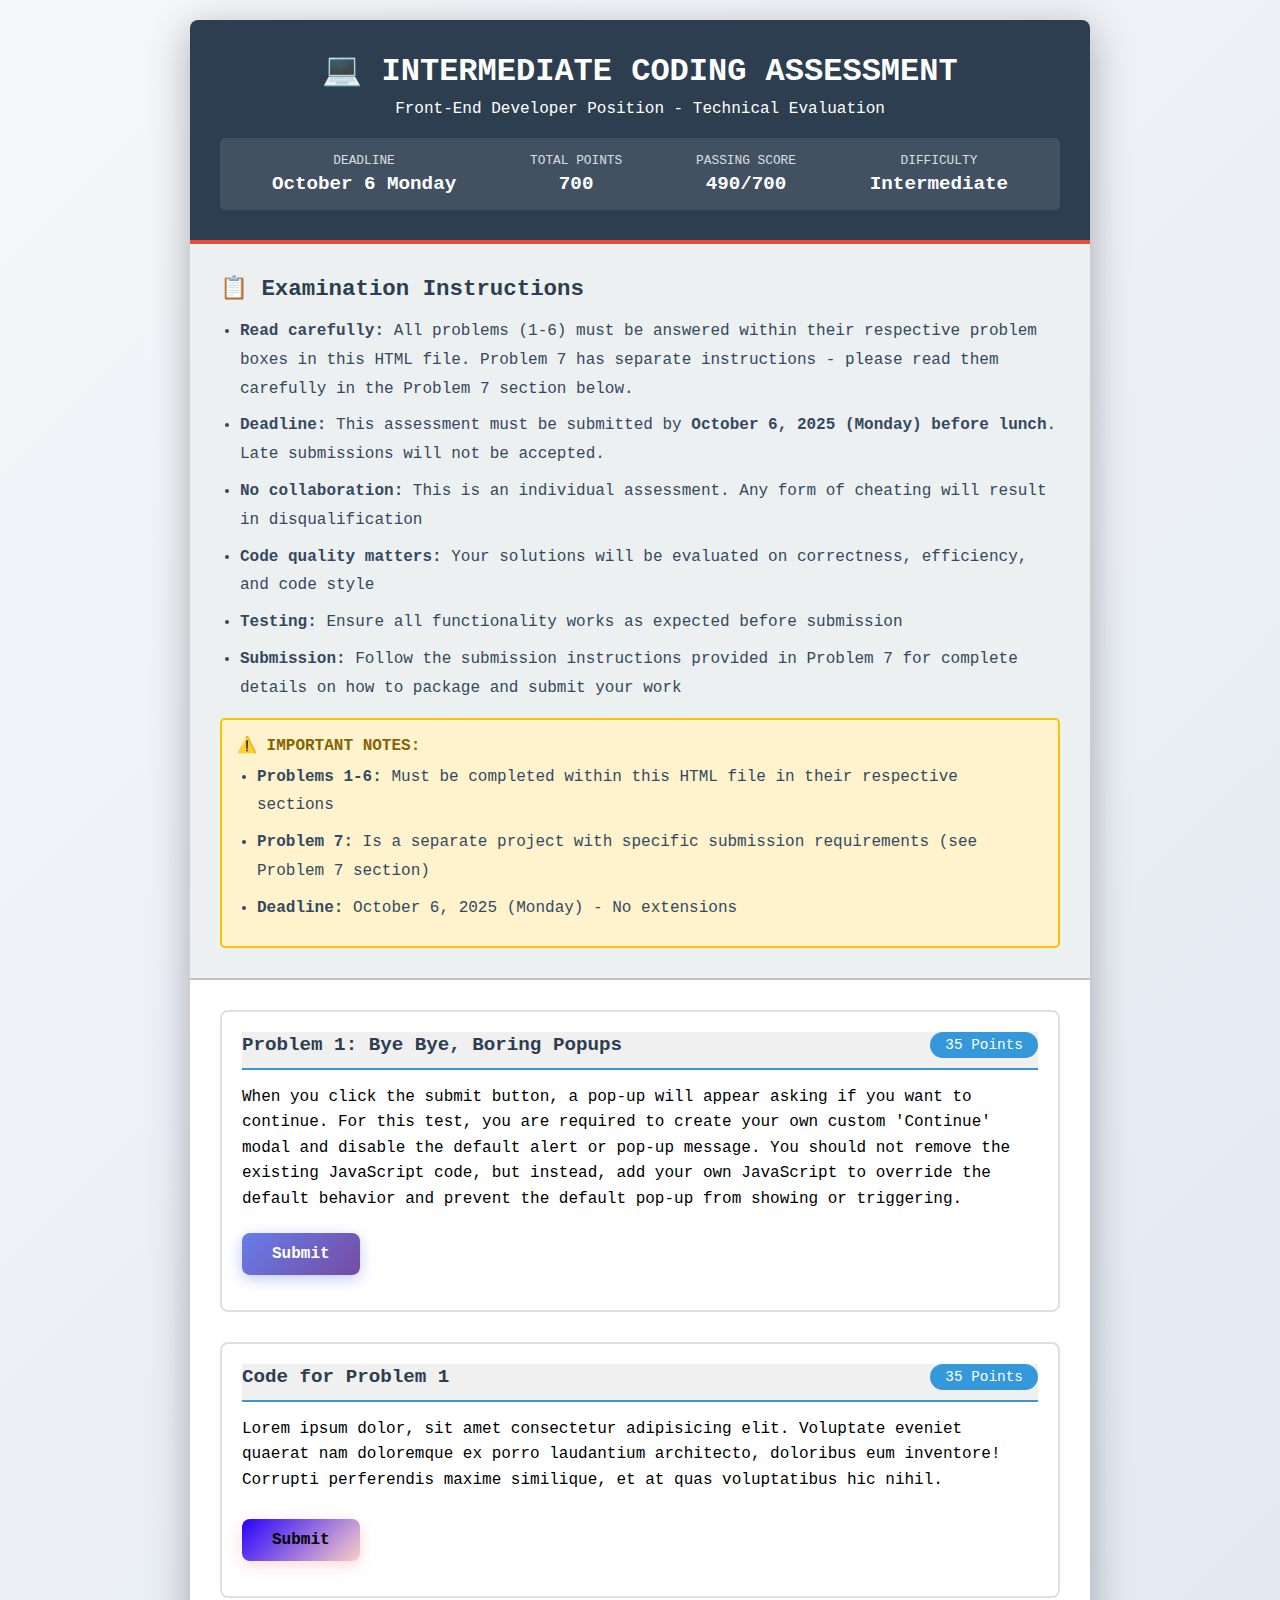
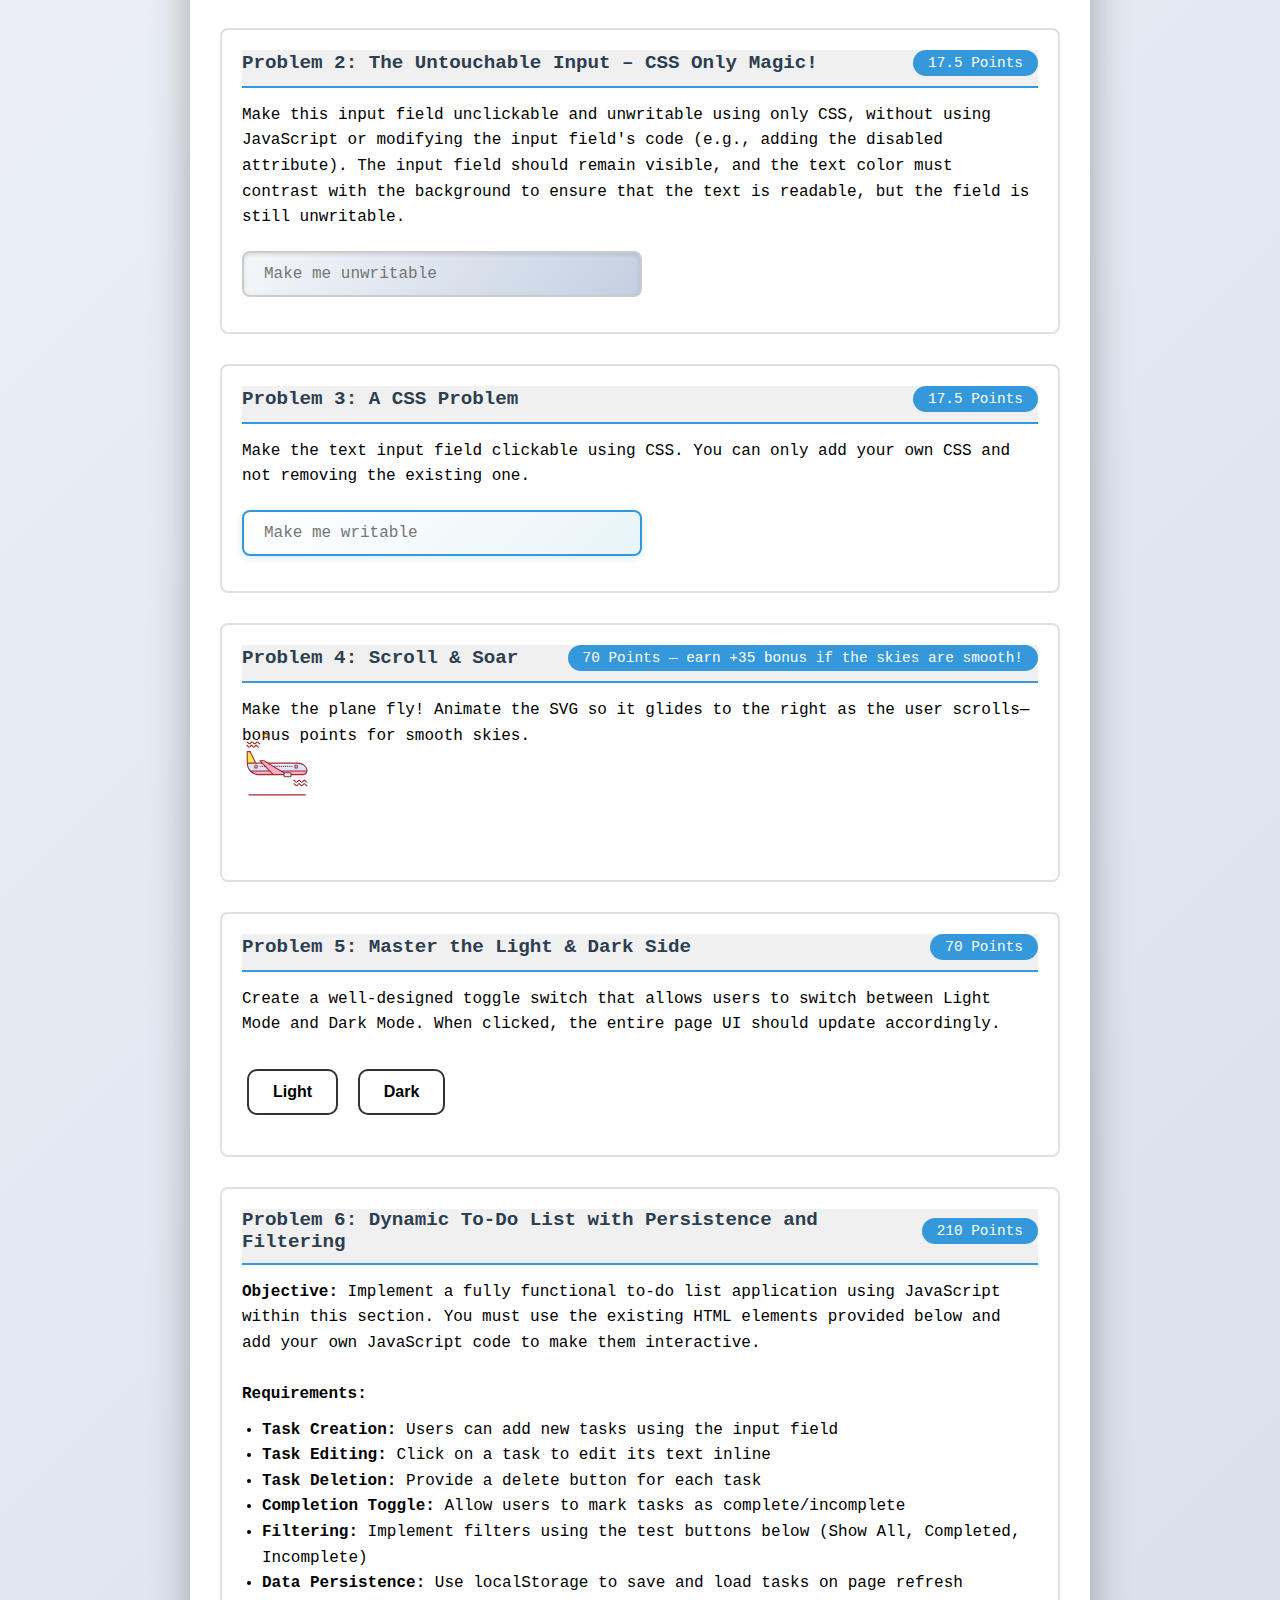
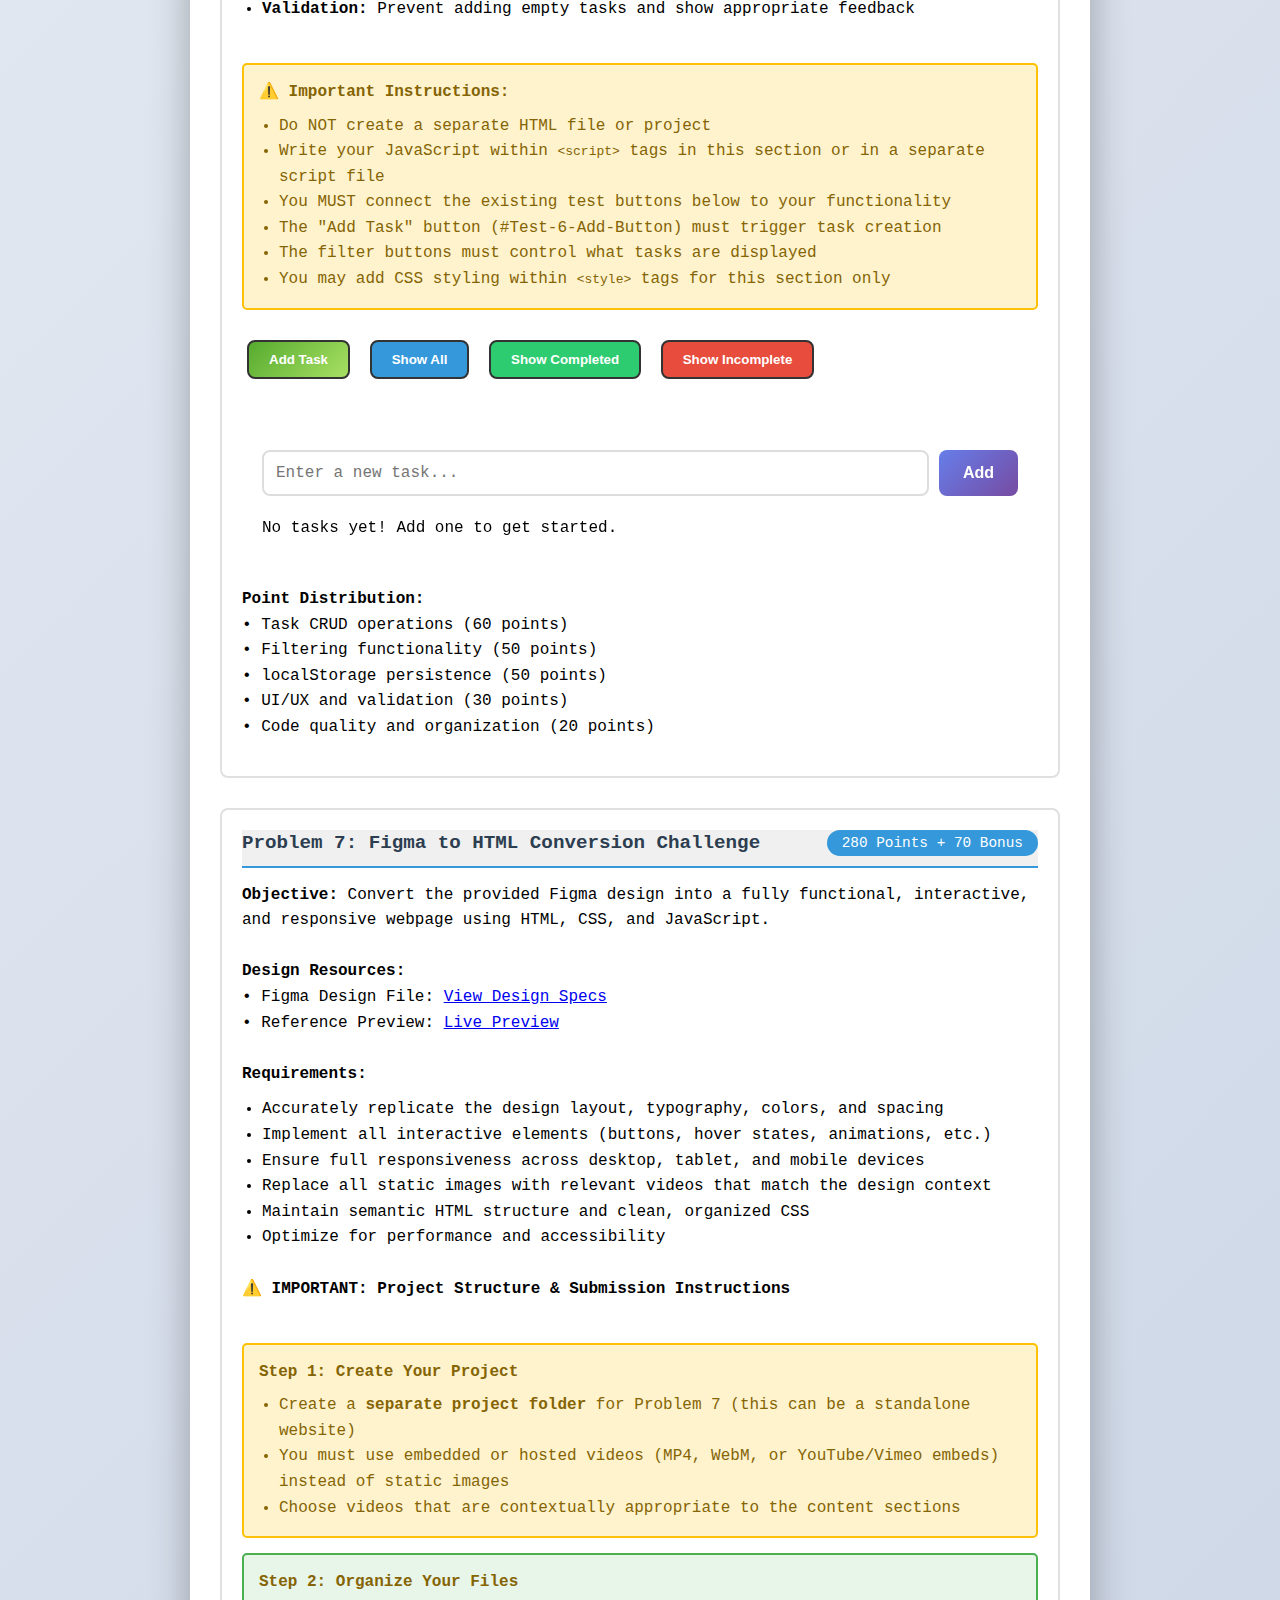
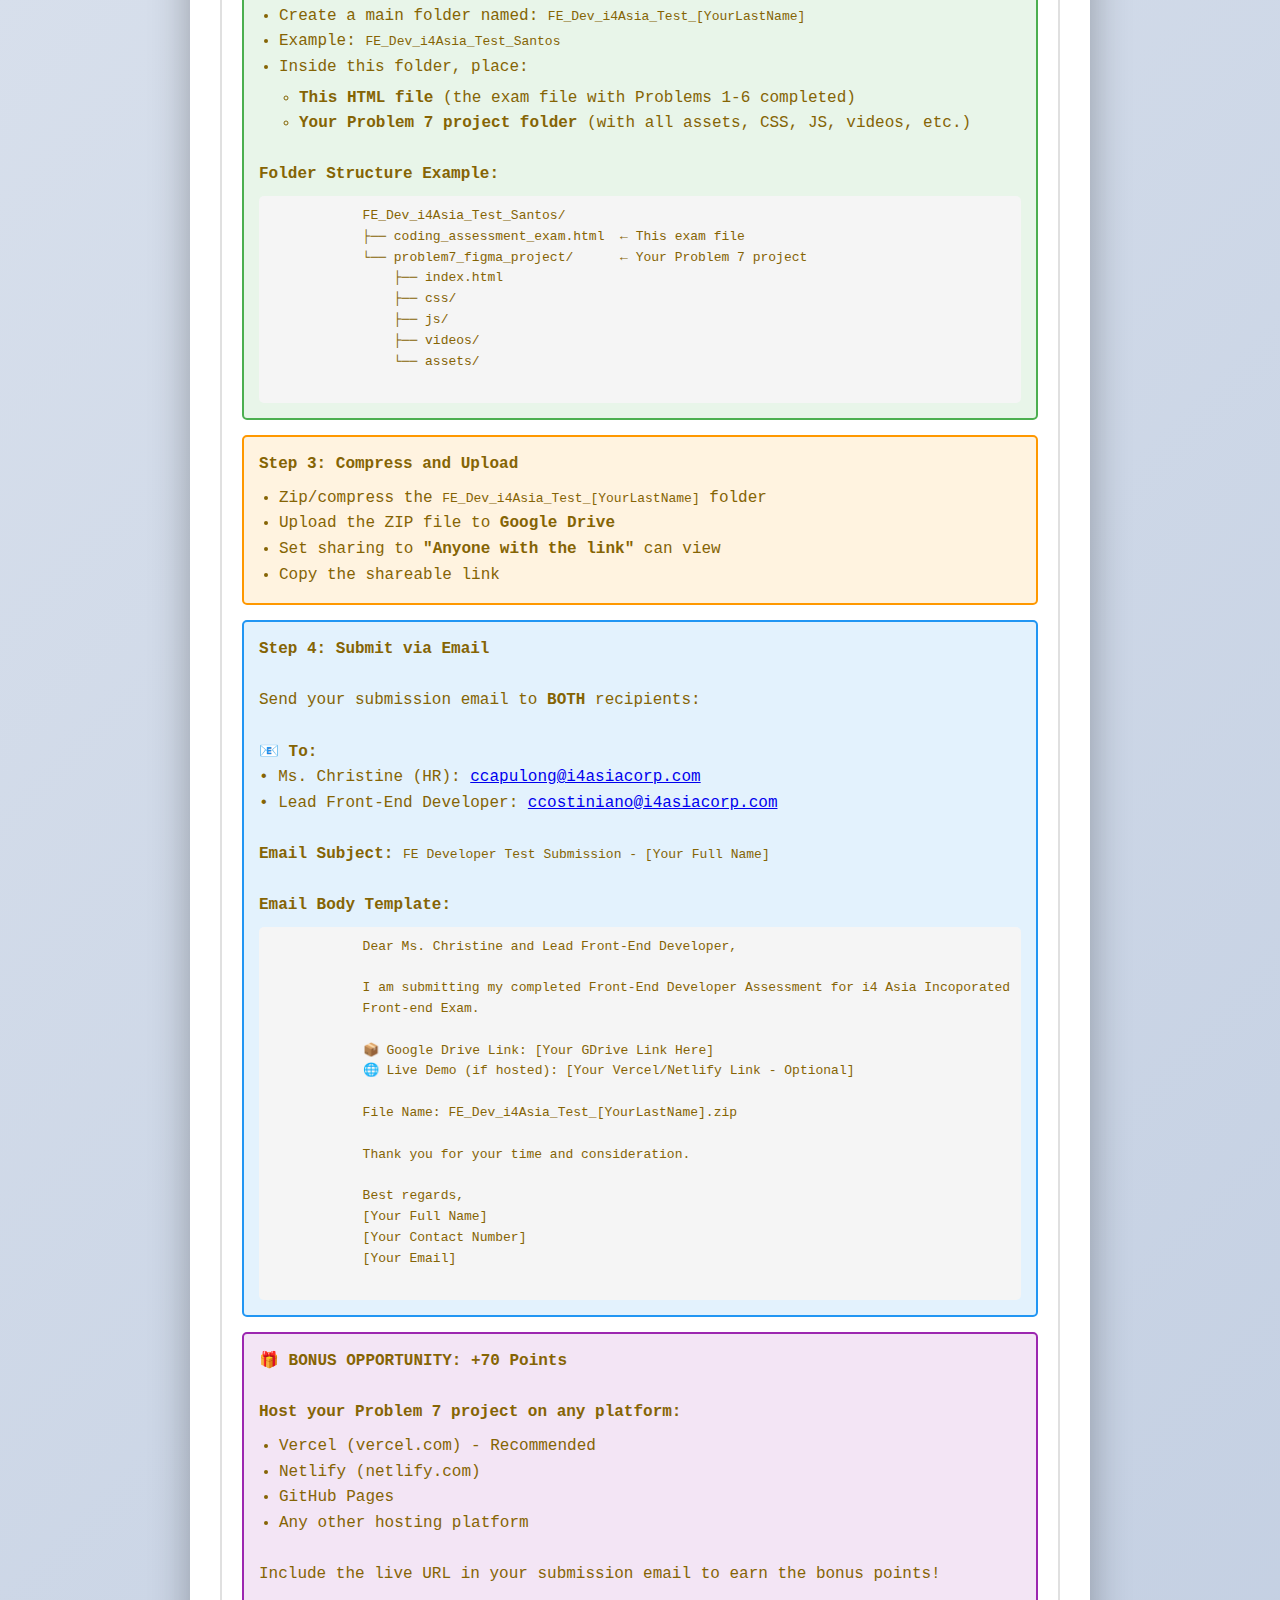
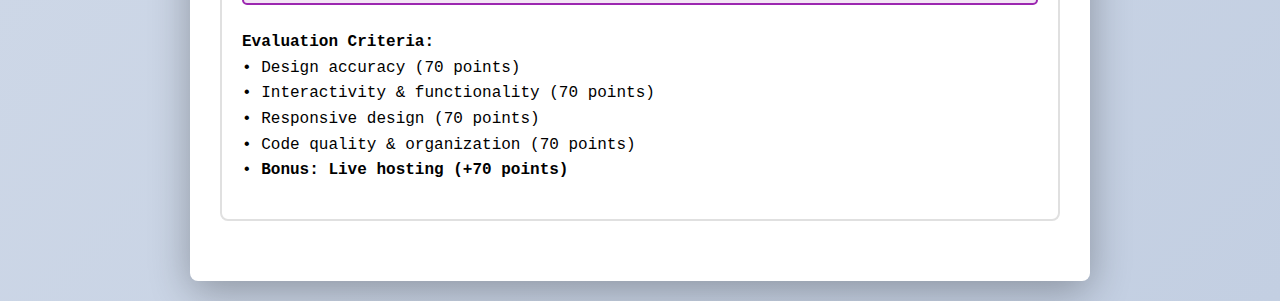
<file: FE_Dev_i4Asia_Test_Padilla/coding_assessment_exam.html.html>
<!DOCTYPE html>
<html lang="en">
<head>
    <meta charset="UTF-8">
    <meta name="viewport" content="width=device-width, initial-scale=1.0">
    <title>Coding Assessment Exam</title>
    <style>
        * {
            margin: 0;
            padding: 0;
            box-sizing: border-box;
        }

            :root {
           --background-color-light: #ffffff;
           --text-color-light: #000000;
           --background-color-dark: #1a1a1a;
           --text-color-dark: #ffffff;
           --section-bg-light: #ffffff;
           --section-bg-dark: #2a2a2a;
           --section-border-light: #e0e0e0;
           --section-border-dark: #444444;
            }

            body {
                font-family: 'Courier New', monospace;
                background: linear-gradient(135deg, #1e3c72 0%, #2a5298 100%);
                min-height: 100vh;
                padding: 20px;
                transition: all 0.3s ease;
            }

            body.dark-mode {
                background: linear-gradient(135deg, #0f0c29 0%, #000000 50%, #24243e 100%);
                color: var(--text-color-dark);
            }

            body.light-mode {
                background: linear-gradient(135deg, #f5f7fa 0%, #c3cfe2 100%);
                color: var(--text-color-light);
            }

            /* Update section boxes */
            body.dark-mode .section {
                background-color: var(--section-bg-dark);
                border-color: var(--section-border-dark);
                color: var(--text-color-dark);
            }

            body.light-mode .section {
                background-color: var(--section-bg-light);
                border-color: var(--section-border-light);
                color: var(--text-color-light);
            }

            /* Update headers */
            body.dark-mode .section-header {
                background-color: #333;
                color: var(--text-color-dark);
            }

            body.light-mode .section-header {
                background-color: #f0f0f0;
                color: var(--text-color-light);
            }

            /* Update any buttons or inputs */
            body.dark-mode input,
            body.dark-mode button,
            body.dark-mode textarea {
                background-color: #333;
                color: var(--text-color-dark);
                border-color: #555;
            }

            body.light-mode input,
            body.light-mode button,
            body.light-mode textarea {
                background-color: #fff;
                color: var(--text-color-light);
                border-color: #ccc;
            }
        .exam-container {
            max-width: 900px;
            margin: 0 auto;
            background: white;
            border-radius: 8px;
            box-shadow: 0 10px 40px rgba(0,0,0,0.3);
            overflow: hidden;
        }

        .exam-header {
            background: #2c3e50;
            color: white;
            padding: 30px;
            text-align: center;
            border-bottom: 4px solid #e74c3c;
        }

        .exam-header h1 {
            font-size: 2em;
            margin-bottom: 10px;
            font-weight: bold;
        }

        .exam-info {
            display: flex;
            justify-content: space-around;
            margin-top: 20px;
            padding: 15px;
            background: rgba(255,255,255,0.1);
            border-radius: 5px;
        }

        .info-item {
            text-align: center;
        }

        .info-label {
            font-size: 0.8em;
            opacity: 0.8;
            margin-bottom: 5px;
        }

        .info-value {
            font-size: 1.2em;
            font-weight: bold;
        }

        .instructions {
            padding: 30px;
            background: #ecf0f1;
            border-bottom: 2px solid #bdc3c7;
        }

        .instructions h2 {
            color: #2c3e50;
            margin-bottom: 15px;
            font-size: 1.4em;
        }

        .instructions ul {
            margin-left: 20px;
            line-height: 1.8;
        }

        .instructions li {
            margin-bottom: 8px;
            color: #34495e;
        }

        .exam-sections {
            padding: 30px;
        }

        .section {
            margin-bottom: 30px;
            padding: 20px;
            border: 2px solid #e0e0e0;
            border-radius: 8px;
            transition: all 0.3s ease;
        }

        .section:hover {
            border-color: #3498db;
            box-shadow: 0 5px 15px rgba(52, 152, 219, 0.2);
        }

        .section-header {
            display: flex;
            justify-content: space-between;
            align-items: center;
            margin-bottom: 15px;
            padding-bottom: 10px;
            border-bottom: 2px solid #3498db;
        }

        .section-title {
            font-size: 1.2em;
            color: #2c3e50;
            font-weight: bold;
        }

        .section-points {
            background: #3498db;
            color: white;
            padding: 5px 15px;
            border-radius: 20px;
            font-size: 0.9em;
            white-space: nowrap;
        }

        .section-description {
            color: #000000;
            margin-bottom: 15px;
            line-height: 1.6;
        }

        .problem-count {
            color: #95a5a6;
            font-size: 0.9em;
            margin-top: 10px;
        }

        #Test-1-Submit-Button {
            margin-top: 20px;
            padding: 12px 30px;
            font-size: 1em;
            font-weight: bold;
            background: linear-gradient(135deg, #667eea 0%, #764ba2 100%);
            color: white;
            border: none;
            border-radius: 8px;
            cursor: pointer;
            transition: all 0.3s ease;
            box-shadow: 0 4px 15px rgba(102, 126, 234, 0.4);
            font-family: 'Courier New', monospace;
        }

        #Test-1-Submit-Button:hover {
            transform: translateY(-2px);
            box-shadow: 0 6px 20px rgba(102, 126, 234, 0.6);
            background: linear-gradient(135deg, #764ba2 0%, #667eea 100%);
        }

        #Test-1-Submit-Button:active {
            transform: translateY(0);
            box-shadow: 0 2px 10px rgba(102, 126, 234, 0.4);
        }

        input[name="Test2UnwrittableText"] {
            margin-top: 20px;
            padding: 12px 20px;
            font-size: 1em;
            width: 100%;
            max-width: 400px;
            border: 2px solid #bdc3c7;
            border-radius: 8px;
            background: linear-gradient(135deg, #f5f7fa 0%, #c3cfe2 100%);
            color: #2c3e50;
            font-family: 'Courier New', monospace;
            transition: all 0.3s ease;
            box-shadow: inset 0 2px 4px rgba(0,0,0,0.1);
        }

        input[name="Test2UnwrittableText"]:hover {
            border-color: #95a5a6;
            box-shadow: inset 0 2px 4px rgba(0,0,0,0.15);
        }

        .input-holder {
            position: relative;
            display: inline-block;
            margin-top: 20px;
            user-select: none;
        }

        .input-holder::after {
            content: '';
            position: absolute;
            top: 0;
            left: 0;
            width: 100%;
            height: 100%;
            z-index: 10;
            background: rgba(231, 76, 60, 0.05);
            border-radius: 8px;
            pointer-events: auto;
            transition: all 0.3s ease;
        }

        .input-holder:hover::after {
            background: rgba(231, 76, 60, 0.1);
            border-color: #c0392b;
        }

        #Test-3-Writtable-Text {
            padding: 12px 20px;
            font-size: 1em;
            width: 400px;
            border: 2px solid #3498db;
            border-radius: 8px;
            background: linear-gradient(135deg, #ffffff 0%, #e8f4f8 100%);
            color: #2c3e50;
            font-family: 'Courier New', monospace;
            transition: all 0.3s ease;
            box-shadow: 0 2px 8px rgba(52, 152, 219, 0.2);
            position: relative;
            z-index: 1;
            user-select: none;
        }

        #Test-3-Writtable-Text:focus,
        #Test-3-Writtable-Text:hover {
            outline: none;
            border-color: #2980b9;
            box-shadow: 0 4px 12px rgba(52, 152, 219, 0.4);
            background: #ffffff;
        }

        #Test-4-Airplane-SVG{
            width: 70px;
            height: 70px;
            margin-top: 16px;
        }

        .action-buttons {
            padding: 30px;
            background: #ecf0f1;
            display: flex;
            justify-content: center;
            gap: 20px;
        }

        .btn {
            padding: 15px 40px;
            font-size: 1.1em;
            font-weight: bold;
            border: none;
            border-radius: 5px;
            cursor: pointer;
            transition: all 0.3s ease;
            font-family: 'Courier New', monospace;
        }

        .btn-start {
            background: #27ae60;
            color: white;
        }

        .btn-start:hover {
            background: #229954;
            transform: translateY(-2px);
            box-shadow: 0 5px 15px rgba(39, 174, 96, 0.4);
        }

        .btn-practice {
            background: #95a5a6;
            color: white;
        }

        .btn-practice:hover {
            background: #7f8c8d;
            transform: translateY(-2px);
            box-shadow: 0 5px 15px rgba(149, 165, 166, 0.4);
        }

        .timer {
            position: fixed;
            top: 20px;
            right: 20px;
            background: #e74c3c;
            color: white;
            padding: 15px 25px;
            border-radius: 50px;
            font-size: 1.2em;
            font-weight: bold;
            box-shadow: 0 5px 15px rgba(231, 76, 60, 0.4);
            display: none;
        }

        .warning {
            background: #fff3cd;
            border: 2px solid #ffc107;
            padding: 15px;
            border-radius: 5px;
            margin-top: 15px;
            color: #856404;
        }

        

        @media (max-width: 768px) {
            .exam-info {
                flex-direction: column;
                gap: 10px;
            }

            .action-buttons {
                flex-direction: column;
            }

            .btn {
                width: 100%;
            }
        }
    </style>
</head>
<body>
    <div class="timer" id="timer">⏱ Time: 02:00:00</div>

    <div class="exam-container">
        <div class="exam-header">
            <h1>💻 INTERMEDIATE CODING ASSESSMENT</h1>
            <p>Front-End Developer Position - Technical Evaluation</p>
            <div class="exam-info">
                <div class="info-item">
                    <div class="info-label">DEADLINE</div>
                    <div class="info-value">October 6 Monday</div>
                </div>
                <div class="info-item">
                    <div class="info-label">TOTAL POINTS</div>
                    <div class="info-value">700</div>
                </div>
                <div class="info-item">
                    <div class="info-label">PASSING SCORE</div>
                    <div class="info-value">490/700</div>
                </div>
                <div class="info-item">
                    <div class="info-label">DIFFICULTY</div>
                    <div class="info-value">Intermediate</div>
                </div>
            </div>
        </div>

        <div class="instructions">
            <h2>📋 Examination Instructions</h2>
            <ul>
                <li><strong>Read carefully:</strong> All problems (1-6) must be answered within their respective problem boxes in this HTML file. Problem 7 has separate instructions - please read them carefully in the Problem 7 section below.</li>
                <li><strong>Deadline:</strong> This assessment must be submitted by <strong>October 6, 2025 (Monday) before lunch</strong>. Late submissions will not be accepted.</li>
                <li><strong>No collaboration:</strong> This is an individual assessment. Any form of cheating will result in disqualification</li>
                <li><strong>Code quality matters:</strong> Your solutions will be evaluated on correctness, efficiency, and code style</li>
                <li><strong>Testing:</strong> Ensure all functionality works as expected before submission</li>
                <li><strong>Submission:</strong> Follow the submission instructions provided in Problem 7 for complete details on how to package and submit your work</li>
            </ul>
            <div class="warning">
                ⚠️ <strong>IMPORTANT NOTES:</strong>
                <ul style="margin-left: 20px; margin-top: 8px;">
                    <li><strong>Problems 1-6:</strong> Must be completed within this HTML file in their respective sections</li>
                    <li><strong>Problem 7:</strong> Is a separate project with specific submission requirements (see Problem 7 section)</li>
                    <li><strong>Deadline:</strong> October 6, 2025 (Monday) - No extensions</li>
                </ul>
            </div>
        </div>

        <div class="exam-sections">
            <div class="section" id="test1">
                <div class="section-header">
                    <span class="section-title">Problem 1: Bye Bye, Boring Popups</span>
                    <span class="section-points">35 Points</span>
                </div>
                <div class="section-description">
                    When you click the submit button, a pop-up will appear asking if you want to continue. For this test, you are required to create your own custom 'Continue' modal and disable the default alert or pop-up message. 
                    You should not remove the existing JavaScript code, but instead, add your own JavaScript to override the default behavior and prevent the default pop-up from showing or triggering.

                    <button type="button" id="Test-1-Submit-Button">Submit</button>
                    <!-- Never delete the script! You can only add a script to prevent this alert pop up and also add your own popup -->
                    <script>
                        document.querySelector('#Test-1-Submit-Button').addEventListener('click', () => {
                             if (confirm('Do you want to proceed to Problem 2?')) {
                                const test2Element = document.querySelector('#test2');
                                if (test2Element) {
                                    test2Element.scrollIntoView({ behavior: 'smooth' });
                                }
                            }
                        })
                    </script>
                    <!-- You can put your script anywhere you want even outside the problem box -->
                </div>
            </div>

            <div class="section" id="test1">
                <div class="section-header">
                    <span class="section-title">Code for Problem 1</span>
                    <span class="section-points">35 Points</span>
                </div>
                <div class="section-description">
                    Lorem ipsum dolor, sit amet consectetur adipisicing elit. 
                    Voluptate eveniet quaerat nam doloremque ex porro laudantium architecto, 
                    doloribus eum inventore! Corrupti perferendis maxime similique, 
                    et at quas voluptatibus hic nihil.
                    <br><br>
                    <button type="button" class="problem1-custom-modal">
                        Submit
                    </button>
                </div>

                <script>
                    document.querySelector('.problem1-custom-modal').addEventListener('click', () => {
                        // Custom modal logic here
                        const modal = document.createElement('div');
                        modal.classList.add('custom-modal');
                        modal.innerHTML = `
                            <div class="modal-content">
                                <span class="close-button">&times;</span>
                                <p>Do you want to proceed to Problem 2?</p>
                                <button id="confirm-button">Continue</button>
                            </div>
                        `;
                        document.body.appendChild(modal);

                        // Close modal
                        modal.querySelector('.close-button').addEventListener('click', () => {
                            modal.remove();
                        });

                        // Confirm button logic
                        modal.querySelector('#confirm-button').addEventListener('click', () => {
                            modal.remove();
                            const test2Element = document.querySelector('#test2');
                            if (test2Element) {
                                test2Element.scrollIntoView({ behavior: 'smooth', block: 'start' });
                            }
                        });
                    });
                </script>
                    <style>

                        .problem1-custom-modal {
                            padding: 12px 30px;
                            font-size: 1em;
                            font-weight: bold;
                            background: linear-gradient(135deg, #2702fd 0%, #fad0c4 100%);
                            color: white;
                            border: none;
                            border-radius: 8px;
                            cursor: pointer;
                            transition: all 0.3s ease;
                            box-shadow: 0 4px 15px rgba(255, 154, 158, 0.4);
                            font-family: 'Courier New', monospace;
                        }
                        .custom-modal {
                            position: fixed;
                            top: 0;
                            left: 0;
                            width: 100%;
                            height: 100%;
                            background: rgba(0, 0, 0, 0.5);
                            display: flex;
                            justify-content: center;
                            align-items: center;
                            z-index: 1000;
                        }
                        .modal-content {
                            background: white;
                            padding: 20px;
                            border-radius: 8px;
                            text-align: center;
                            box-shadow: 0 5px 15px rgba(0,0,0,0.3);
                        }
                        .close-button {
                            position: absolute;
                            top: 10px;
                            right: 10px;
                            font-size: 1.5em;
                            cursor: pointer;
                        }
                        #confirm-button {
                            margin-top: 15px;
                            padding: 10px 20px;
                            font-size: 1em;
                            background: #3498db;
                            color: white;
                            border: none;
                            border-radius: 5px;
                            cursor: pointer;
                        }
                        #confirm-button:hover {
                            background: #2980b9;
                        }
                    </style>
                </script>
            </div>

            <div class="section" id="test2">
                <div class="section-header">
                    <span class="section-title">Problem 2: The Untouchable Input – CSS Only Magic!</span>
                    <span class="section-points">17.5 Points</span>
                </div>
                <div class="section-description">
                    Make this input field unclickable and unwritable using only CSS, without using JavaScript or modifying the input field's code (e.g., adding the disabled attribute). The input field should remain visible, and the text color must contrast with the background to ensure that the text is readable, but the field is still unwritable. <br>

                    <input type="text" name="Test2UnwrittableText" id="" placeholder="Make me unwritable">
                    <!-- style here <style></style> -->
                    <style>
                        input[name="Test2UnwrittableText"] {
                            pointer-events: none;
                            cursor: not-allowed;
                        }
                    </style>
                </div>
                
            </div>

            <div class="section" id="test3">
                <div class="section-header">
                    <span class="section-title">Problem 3: A CSS Problem</span>
                    <span class="section-points">17.5 Points</span>
                </div>
                <div class="section-description">
                    Make the text input field clickable using CSS. You can only add your own CSS and not removing the existing one. <br>

                    <div class="input-holder">
                        <input type="text" name="Test" id="Test-3-Writtable-Text" placeholder="Make me writable">
                    </div>
                </div>
                <style>
                    .input-holder::after {
                        display: none;
                    }
                </style>
                <!-- Your style here <style></style> -->
                <!-- You can put your script anywhere you want even outside the problem box -->
            </div>

            <div class="section" id="test4">
                <div class="section-header">
                    <span class="section-title">Problem 4: Scroll & Soar</span>
                    <span class="section-points">70 Points — earn +35 bonus if the skies are smooth!</span>
                </div>
                <div class="section-description">
                    Make the plane fly! Animate the SVG so it glides to the right as the user scrolls—bonus points for smooth skies.<br>

                    <svg id="Test-4-Airplane-SVG" xmlns="http://www.w3.org/2000/svg" width="800px" height="800px" viewBox="0 0 1024 1024" class="icon" version="1.1"><path d="M200.5 484.7H77.4l-0.9-168h43.8z" fill="#FFEB4D"/><path d="M897 652.7H245.5c-92.8 0-168-75.2-168-168h725.6c93.4 0 146.4 51.7 146.4 115.4 0 29-23.5 52.6-52.5 52.6z" fill="#DAE5FF"/><path d="M124.4 600.7c30.6 31.8 73.5 51.6 121.2 51.6H897c28.7 0 52-23 52.5-51.6H124.4z" fill="#FFACC2"/><path d="M776.5 513.7h32v42h-32z" fill="#FFFFFF"/><path d="M808.5 562.7h-32c-4.4 0-8-3.1-8-7v-42c0-3.9 3.6-7 8-7h32c4.4 0 8 3.1 8 7v42c0 3.8-3.5 7-8 7z m-24-14h16v-28h-16v28z" fill="#9A2D2F"/><path d="M214.5 555.7h-20c-3.3 0-6-2.7-6-6v-30c0-3.3 2.7-6 6-6h20c3.3 0 6 2.7 6 6v30c0 3.3-2.6 6-6 6z" fill="#FFFFFF"/><path d="M214.5 562.7h-20c-7.7 0-14-5.5-14-12.2V519c0-6.8 6.3-12.2 14-12.2h20c7.7 0 14 5.5 14 12.2v31.5c0 6.7-6.2 12.2-14 12.2z m-18-14h16v-28h-16v28zM731.5 521.7h-4c-3.3 0-6 2.7-6 6v8c0 3.3 2.7 6 6 6h4c3.3 0 6-2.7 6-6v-8c0-3.3-2.6-6-6-6zM700.5 521.7h-4c-3.3 0-6 2.2-6 5v10c0 2.8 2.7 5 6 5h4c3.3 0 6-2.2 6-5v-10c0-2.8-2.6-5-6-5zM669.5 521.7h-4c-3.3 0-6 2.2-6 5v10c0 2.8 2.7 5 6 5h4c3.3 0 6-2.2 6-5v-10c0-2.8-2.6-5-6-5zM638.5 521.7h-4c-3.3 0-6 2.2-6 5v10c0 2.8 2.7 5 6 5h4c3.3 0 6-2.2 6-5v-10c0-2.8-2.6-5-6-5zM607.5 521.7h-4c-3.3 0-6 2.2-6 5v10c0 2.8 2.7 5 6 5h4c3.3 0 6-2.2 6-5v-10c0-2.8-2.6-5-6-5zM577.5 521.7h-4c-3.3 0-6 2.2-6 5v10c0 2.8 2.7 5 6 5h4c3.3 0 6-2.2 6-5v-10c0-2.8-2.6-5-6-5zM546.5 521.7h-4c-3.3 0-6 2.2-6 5v10c0 2.8 2.7 5 6 5h4c3.3 0 6-2.2 6-5v-10c0-2.8-2.6-5-6-5zM515.5 521.7h-4c-3.3 0-6 2.2-6 5v10c0 2.8 2.7 5 6 5h4c3.3 0 6-2.2 6-5v-10c0-2.8-2.6-5-6-5zM298.5 521.7h-4c-3.3 0-6 2.2-6 5v10c0 2.8 2.7 5 6 5h4c3.3 0 6-2.2 6-5v-10c0-2.8-2.6-5-6-5zM267.5 521.7h-4c-3.3 0-6 2.7-6 6v8c0 3.3 2.7 6 6 6h4c3.3 0 6-2.7 6-6v-8c0-3.3-2.6-6-6-6z" fill="#9A2D2F"/><path d="M950.5 821.7c-13.8 0-20.7-9.8-25.7-17-5.1-7.3-7.7-10.2-12.7-10.2s-7.5 3-12.7 10.2c-5.1 7.2-12 17-25.7 17-13.8 0-20.7-9.8-25.7-17-5.1-7.3-7.7-10.2-12.7-10.2s-7.5 3-12.7 10.2c-5.1 7.2-12 17-25.7 17-13.8 0-20.7-9.8-25.7-17-5.1-7.3-7.7-10.2-12.7-10.2-4.4 0-8-3.6-8-8s3.6-8 8-8c13.8 0 20.7 9.8 25.7 17 5.1 7.3 7.7 10.2 12.7 10.2 5 0 7.5-3 12.7-10.2 5.1-7.2 12-17 25.7-17s20.7 9.8 25.7 17c5.1 7.3 7.7 10.2 12.7 10.2 5 0 7.5-3 12.7-10.2 5.1-7.2 12-17 25.7-17s20.7 9.8 25.7 17c5.1 7.3 7.7 10.2 12.7 10.2 4.4 0 8 3.6 8 8s-3.5 8-8 8zM950.5 771.7c-13.8 0-20.7-9.8-25.7-17-5.1-7.3-7.7-10.2-12.7-10.2s-7.5 3-12.7 10.2c-5.1 7.2-12 17-25.7 17-13.8 0-20.7-9.8-25.7-17-5.1-7.3-7.7-10.2-12.7-10.2s-7.5 3-12.7 10.2c-5.1 7.2-12 17-25.7 17-13.8 0-20.7-9.8-25.7-17-5.1-7.3-7.7-10.2-12.7-10.2-4.4 0-8-3.6-8-8s3.6-8 8-8c13.8 0 20.7 9.8 25.7 17 5.1 7.3 7.7 10.2 12.7 10.2 5 0 7.5-3 12.7-10.2 5.1-7.2 12-17 25.7-17s20.7 9.8 25.7 17c5.1 7.3 7.7 10.2 12.7 10.2 5 0 7.5-3 12.7-10.2 5.1-7.2 12-17 25.7-17s20.7 9.8 25.7 17c5.1 7.3 7.7 10.2 12.7 10.2 4.4 0 8 3.6 8 8s-3.5 8-8 8zM241.6 259.6c-12.9 0-19.2-10.1-23.8-17.4-4.3-6.9-6.5-9.9-10.2-9.9s-5.9 3-10.2 9.9c-4.6 7.3-10.9 17.4-23.8 17.4s-19.2-10.1-23.8-17.4c-4.3-6.9-6.5-9.9-10.2-9.9s-5.9 3-10.2 9.9c-4.6 7.3-10.9 17.4-23.8 17.4s-19.2-10.1-23.8-17.4c-4.3-6.9-6.5-9.9-10.2-9.9-4.4 0-8-3.6-8-8s3.6-8 8-8c12.9 0 19.2 10.1 23.8 17.4 4.3 6.9 6.5 9.9 10.2 9.9s5.9-3 10.2-9.9c4.6-7.3 10.9-17.4 23.8-17.4s19.2 10.1 23.8 17.4c4.3 6.9 6.5 9.9 10.2 9.9 3.7 0 5.9-3 10.2-9.9 4.6-7.3 10.9-17.4 23.8-17.4s19.2 10.1 23.8 17.4c4.3 6.9 6.5 9.9 10.2 9.9 4.4 0 8 3.6 8 8s-3.6 8-8 8zM263.5 209.6c-13.8 0-20.7-9.8-25.7-17-5.1-7.3-7.7-10.2-12.7-10.2-5 0-7.5 3-12.7 10.2-5.1 7.2-12 17-25.7 17-13.8 0-20.7-9.8-25.7-17-5.1-7.3-7.7-10.2-12.7-10.2s-7.5 3-12.7 10.2c-5.1 7.2-12 17-25.7 17-13.8 0-20.7-9.8-25.7-17-5.1-7.3-7.7-10.2-12.7-10.2-4.4 0-8-3.6-8-8s3.6-8 8-8c13.8 0 20.7 9.8 25.7 17 5.1 7.3 7.7 10.2 12.7 10.2 5 0 7.5-3 12.7-10.2 5.1-7.2 12-17 25.7-17s20.7 9.8 25.7 17c5.1 7.3 7.7 10.2 12.7 10.2 5 0 7.5-3 12.7-10.2 5.1-7.2 12-17 25.7-17s20.7 9.8 25.7 17c5.1 7.3 7.7 10.2 12.7 10.2 4.4 0 8 3.6 8 8s-3.5 8-8 8z" fill="#9A2D2F"/><path d="M350.1 82m-32 0a32 32 0 1 0 64 0 32 32 0 1 0-64 0Z" fill="#FFEB4D"/><path d="M350.1 122c-22.1 0-40-17.9-40-40s17.9-40 40-40 40 17.9 40 40-17.9 40-40 40z m0-64c-13.2 0-24 10.8-24 24s10.8 24 24 24 24-10.8 24-24-10.7-24-24-24zM926.5 957.7h-824c-4.4 0-8-3.6-8-8s3.6-8 8-8h824c4.4 0 8 3.6 8 8s-3.5 8-8 8z" fill="#9A2D2F"/><path d="M233 492.7c4 9.7 20 21.4 47.5 19.2 65.5-5.2 131.9-13.6 204-9.2 136.5 8.2 231.1 1.5 272.6-2 15.8-1.3 48.4-3.5 62.9-7.4-5.5-0.4-11.1-0.6-16.9-0.6H233z" fill="#FFFFFF"/><path d="M656.3 652.2H456.4l-194.1-203h56.3z" fill="#FFACC2"/><path d="M701.3 684.7h-70c-8.8 0-16-7.2-16-16v-28c0-8.8 7.2-16 16-16h70c8.8 0 16 7.2 16 16v28c0 8.8-7.2 16-16 16z" fill="#CAE8FF"/><path d="M916.5 512.4c-27.9-23.3-67.1-35.7-113.4-35.7H379.9l-57.1-34.4c-1.2-0.7-2.7-1.1-4.1-1.1h-56.3c-3.2 0-6.1 1.9-7.4 4.9-1.3 2.9-0.6 6.4 1.6 8.7l21 22h-72.2l-78-163.8c-1.4-2.6-4.1-4.2-7-4.2H76.5c-2.1 0-4.2 0.8-5.7 2.4-1.5 1.5-2.3 3.6-2.3 5.7l0.9 168c0 0.4 0 0.8 0.1 1.2 0.7 96.5 79.4 174.8 176 174.8h361.8v8c0 13.2 10.8 24 24 24h70c13.2 0 24-10.8 24-24v-8H897c33.4 0 60.6-27.2 60.6-60.6-0.1-34.6-14.6-65.8-41.1-87.9z m-113.4-19.7c42.5 0 78.2 11 103.1 31.9 20.9 17.5 33.1 41.4 35 68.1H572.8l-85.7-51.5c2-0.8 3.4-2.5 3.4-4.5v-10c0-2.8-2.7-5-6-5h-4c-3.3 0-6 2.2-6 5v6.9l-68-40.9h396.6z m-718.5-168h31l71.6 152H85.4l-0.8-152z m1.1 168H292.8l28.9 30.2c-1.3 0.9-2.1 2.3-2.1 3.8v10c0 2.8 2.7 5 6 5h4c3.1 0 5.6-1.9 5.9-4.4l53 55.4H127.6c-24.4-26.7-40-61.6-41.9-100z m222.6 151.6h-62.8c-37.2 0-72.3-12.5-100.7-35.6h258.8l34.2 35.7-129.5-0.1z m299-3.6v3.5H459.8L281 457.2h35.4l292.2 175.7c-0.8 2.4-1.3 5-1.3 7.8z m102 28c0 4.4-3.6 8-8 8h-70c-4.4 0-8-3.6-8-8v-28c0-4.4 3.6-8 8-8h70c4.4 0 8 3.6 8 8v28zM897 644.3l-171.7 0.4v-4c0-13.2-10.8-24-24-24h-70c-4.6 0-8.9 1.3-12.6 3.6l-19.3-11.6h341.1c-4.1 20.2-22.2 35.6-43.5 35.6z" fill="#9A2D2F"/></svg>
                </div>
                <style>
                    #Test-4-Airplane-SVG {
                        position: relative;
                        left: 0;
                        top: 60%;
                        transform: translateY(-50%);
                        transition: left 0.05s ease-out;
                    }
                    
                    #test4 {
                        position: relative;
                        overflow: hidden;
                    }
                </style>
                <!-- Your style here <style></style> -->
                 <script>
                     window.addEventListener('scroll', () => {
                    const airplane = document.getElementById('Test-4-Airplane-SVG');
                    const container = document.getElementById('test4');
                    
                    if (!airplane || !container) return;
                    
                    // Get container position relative to viewport
                    const containerRect = container.getBoundingClientRect();
                    const containerTop = containerRect.top;
                    const containerHeight = containerRect.height;
                    
                    // Only animate when container is in view
                    if (containerTop < window.innerHeight && containerTop + containerHeight > 0) {
                        // Calculate progress based on container position
                        const scrollProgress = Math.max(0, Math.min(1, 
                            (window.innerHeight - containerTop) / (window.innerHeight + containerHeight)
                        ));
                        
                        const viewportWidth = window.innerWidth;
                        const planeWidth = 800;
                        const maxLeft = viewportWidth - planeWidth;
                        
                        airplane.style.left = (scrollProgress * maxLeft * 2) + 'px';
                    }
                });
                 </script>
                <!-- You can put your script anywhere you want even outside the problem box -->
            </div>

            <div class="section" id="test5">
                <div class="section-header">
                    <span class="section-title">Problem 5: Master the Light & Dark Side</span>
                    <span class="section-points">70 Points</span>
                </div>
                <div class="section-description">
                    Create a well-designed toggle switch that allows users to switch between Light Mode and Dark Mode. When clicked, the entire page UI should update accordingly. <br><br>

                    <button id="Test-5-Light-Button">Light</button>
                    <button id="Test-5-Dark-Button">Dark</button>
                </div>
                <style>
                    #Test-5-Light-Button,
                    #Test-5-Dark-Button  {
                      padding:  12px 24px;
                      border: 2px solid #333;
                      border-radius: 10px;
                      font-size: 16px;
                      font-weight: bold;
                      cursor: pointer;
                      transition: all 0.3s ease;
                      margin: 5px;
                    }

                    #Test-5-Light-Button:hover {
                        transform: scale(1.05);
                        box-shadow: 0 4px 15px rgba(231, 4, 12, 0.4);
                        background: linear-gradient(135deg, #f6d365 0%, #fda085 100%);
                        color: black;
                    }

                    #Test-5-Dark-Button:hover {
                        transform: scale(1.05);
                        box-shadow: 0 4px 15px rgba(231, 4, 12, 0.4);
                        background: linear-gradient(135deg, #4259cf 0%, #fc5c7d 100%);
                        color: white;
                    }

                    #Test-5-Light-Button:active,
                    #Test-5-Dark-Button:active {
                        transform: scale(0.95);
                    }

                </style>
                <!-- Your style here <style></style> -->

                <script>
                    const lightButton = document.getElementById('Test-5-Light-Button');
                    const darkButton = document.getElementById('Test-5-Dark-Button');

                    lightButton.addEventListener('click', () => {
                        document.body.classList.remove('dark-mode');
                        document.body.classList.add('light-mode');
                    });

                    darkButton.addEventListener('click', () => {
                        document.body.classList.remove('light-mode');
                        document.body.classList.add('dark-mode');
                    });

                    document.body.classList.add('light-mode');
                </script>
                <!-- You can put your script anywhere you want even outside the problem box -->
            </div>

            <div class="section" id="test6">
                <div class="section-header">
                    <span class="section-title">Problem 6: Dynamic To-Do List with Persistence and Filtering</span>
                    <span class="section-points">210 Points</span>
                </div>

                <div class="section-description">
                    <strong>Objective:</strong> Implement a fully functional to-do list application using JavaScript within this section. You must use the existing HTML elements provided below and add your own JavaScript code to make them interactive.<br><br>

                    <strong>Requirements:</strong><br>
                    <ul style="margin-left: 20px; margin-top: 10px;">
                        <li><strong>Task Creation:</strong> Users can add new tasks using the input field</li>
                        <li><strong>Task Editing:</strong> Click on a task to edit its text inline</li>
                        <li><strong>Task Deletion:</strong> Provide a delete button for each task</li>
                        <li><strong>Completion Toggle:</strong> Allow users to mark tasks as complete/incomplete</li>
                        <li><strong>Filtering:</strong> Implement filters using the test buttons below (Show All, Completed, Incomplete)</li>
                        <li><strong>Data Persistence:</strong> Use localStorage to save and load tasks on page refresh</li>
                        <li><strong>Validation:</strong> Prevent adding empty tasks and show appropriate feedback</li>
                    </ul>
                    <br>

                    <div class="warning">
                        ⚠️ <strong>Important Instructions:</strong>
                        <ul style="margin-left: 20px; margin-top: 8px;">
                            <li>Do NOT create a separate HTML file or project</li>
                            <li>Write your JavaScript within <code>&lt;script&gt;</code> tags in this section or in a separate script file</li>
                            <li>You MUST connect the existing test buttons below to your functionality</li>
                            <li>The "Add Task" button (#Test-6-Add-Button) must trigger task creation</li>
                            <li>The filter buttons must control what tasks are displayed</li>
                            <li>You may add CSS styling within <code>&lt;style&gt;</code> tags for this section only</li>
                        </ul>
                    </div>
                    <br>

                    <!-- Test Buttons (required for grading) -->
                    <button id="Test-6-Add-Button">Add Task</button>
                    <button id="Test-6-Filter-All">Show All</button>
                    <button id="Test-6-Filter-Completed">Show Completed</button>
                    <button id="Test-6-Filter-Incomplete">Show Incomplete</button>

                    <br><br>

                    <!-- ✅ To-Do App Structure (Use these existing elements) -->
                    <div id="todo-app">
                        <!-- Input Section -->
                        <div class="todo-input">
                            <input type="text" id="todo-input-field" placeholder="Enter a new task..." />
                            <button id="add-task-btn">Add</button>
                        </div>

                        <!-- Task List Section -->
                        <ul id="todo-list"></ul>

                        <!-- Feedback message -->
                        <div id="todo-feedback" style="display:none; color: red; margin-top: 10px;"></div>
                    </div>

                    <br>
                    <strong>Point Distribution:</strong><br>
                    • Task CRUD operations (60 points)<br>
                    • Filtering functionality (50 points)<br>
                    • localStorage persistence (50 points)<br>
                    • UI/UX and validation (30 points)<br>
                    • Code quality and organization (20 points)

                    <!-- Your style here <style></style> -->
                     <style>
                        #todo-app {
                            background: rgba(255, 255, 255, 0.1);
                            backdrop-filter: blur(10px);
                            padding: 20px;
                            border-radius: 12px;
                            margin-top: 20px;
                        }

                        .todo-input {
                            display: flex;
                            gap: 10px;
                            margin-bottom: 20px;
                        }

                        #todo-input-field {
                            flex: 1;
                            padding: 12px;
                            border: 2px solid #ddd;
                            border-radius: 8px;
                            font-size: 16px;
                            font-family: 'Segoe UI', Tahoma, Geneva, Verdana, sans-serif, monospace;
                        }

                        #todo-input-field:focus {
                            outline: none;
                            border-color: #2674a8;
                            box-shadow: 0 0 8px rgba(71, 156, 226, 0.3);
                        }

                        #add-task-btn {
                            padding: 12px 24px;
                            border: none;
                            background: #2674a8;
                            color: white;
                            font-size: 16px;
                            font-weight: bolder;
                            border-radius: 8px;
                            border: none;
                            cursor: pointer;
                            transition: background 0.3s ease;
                        }

                        #add-task-btn:hover {
                            background: #1b5f7a;
                            transition: background 0.3s ease;
                        }

                        #todo-list {
                            list-style: none;
                            padding: 0px;
                            margin: 0px;
                        }

                        .todo-item {
                            background: white;
                            padding: 12px;
                            border-bottom: 1px solid #eee;
                        }

                        .todo-item.completed {
                            text-decoration: line-through;
                            color: gray;
                            opacity: 0.7;
                        }

                        .todo-item:hover {
                            transform: translateX(5px);
                            transition: transform 0.2s ease;
                            box-shadow: 0 4px 12px rgba(0, 0, 0, 0.15);
                        }

                        .todo-item input[type="checkbox"] {
                            width: 20px;
                            height: 20px;
                            transform: scale(1.2);
                            cursor: pointer;
                        }

                        .todo-text {
                            flex: 1;
                            font-size: 16px;
                            color: #333;
                            font-family: 'Segoe UI', Tahoma, Geneva, Verdana, sans-serif, monospace;
                            cursor: pointer;
                            padding: 5px;
                            border-radius: 4px;
                        }

                        .todo-text:hover {
                            background: #f0f0f0;
                        }

                        .todo-text[contenteditable="true"] {
                            background: #fff9c4;
                            outline: 2px solid #ffd54f;
                        }

                        .delete-btn {
                            background: #ff4757;
                            color: white;
                            border: none;
                            padding: 8px 16px;
                            border-radius: 6px;
                            cursor: pointer;
                            font-weight: bold;
                            transition: all 0.2s;
                        }

                        .delete-btn:hover {
                            background: #ff3838;
                            transform: scale(1.1);
                        }

                        #Test-6-Add-Button,
                        #Test-6-Filter-All,
                        #Test-6-Filter-Completed,
                        #Test-6-Filter-Incomplete {
                            padding: 10px 20px;
                            margin: 5px;
                            border: 2px solid #333;
                            border-radius: 8px;
                            font-weight: bold;
                            cursor: pointer;
                            transition: all 0.3s ease;
                        }

                        #Test-6-Add-Button {
                            background: linear-gradient(135deg, #56ab2f 0%, #a8e063 100%);
                            color: white;
                        }

                        #Test-6-Filter-All {
                            background: #3498db;
                            color: white;
                        }

                        #Test-6-Filter-Completed {
                            background: #2ecc71;
                            color: white;
                        }

                        #Test-6-Filter-Incomplete {
                            background: #e74c3c;
                            color: white;
                        }

                        #Test-6-Add-Button:hover,
                        #Test-6-Filter-All:hover,
                        #Test-6-Filter-Completed:hover,
                        #Test-6-Filter-Incomplete:hover {
                            transform: scale(1.05);
                            box-shadow: 0 4px 15px rgba(0, 0, 0, 0.3);
                        }

                        #todo-feedback {
                            padding: 10px;
                            border-radius: 6px;
                            background: #ffebee;
                            color: #c62828;
                            font-weight: bold;
                        }

                     </style>
                    <!-- You can put your script anywhere you want even outside the problem box -->
                                <style>
                #todo-app {
                    background: rgba(255, 255, 255, 0.1);
                    backdrop-filter: blur(10px);
                    border-radius: 12px;
                    padding: 20px;
                    margin-top: 20px;
                }

                .todo-input {
                    display: flex;
                    gap: 10px;
                    margin-bottom: 20px;
                }

                #todo-input-field {
                    flex: 1;
                    padding: 12px;
                    border: 2px solid #ddd;
                    border-radius: 8px;
                    font-size: 16px;
                    font-family: 'Courier New', monospace;
                }

                #add-task-btn {
                    padding: 12px 24px;
                    background: linear-gradient(135deg, #667eea 0%, #764ba2 100%);
                    color: white;
                    border: none;
                    border-radius: 8px;
                    font-weight: bold;
                    cursor: pointer;
                    transition: transform 0.2s;
                }

                #add-task-btn:hover {
                    transform: scale(1.05);
                }

                #todo-list {
                    list-style: none;
                    padding: 0;
                    margin: 0;
                }

                .todo-item {
                    background: white;
                    padding: 15px;
                    margin-bottom: 10px;
                    border-radius: 8px;
                    display: flex;
                    align-items: center;
                    gap: 10px;
                    transition: all 0.3s ease;
                }

                .todo-item:hover {
                    transform: translateX(5px);
                    box-shadow: 0 4px 12px rgba(0, 0, 0, 0.15);
                }

                .todo-item.completed {
                    opacity: 0.6;
                    text-decoration: line-through;
                }

                .todo-item input[type="checkbox"] {
                    width: 20px;
                    height: 20px;
                    cursor: pointer;
                }

                .todo-text {
                    flex: 1;
                    font-size: 16px;
                    color: #333;
                    cursor: pointer;
                    padding: 5px;
                    border-radius: 4px;
                }

                .todo-text:hover {
                    background: #f0f0f0;
                }

                .todo-text[contenteditable="true"] {
                    background: #fff9c4;
                    outline: 2px solid #ffd54f;
                }

                .delete-btn {
                    background: #ff4757;
                    color: white;
                    border: none;
                    padding: 8px 16px;
                    border-radius: 6px;
                    cursor: pointer;
                    font-weight: bold;
                    transition: all 0.2s;
                    text-decoration: none;
                    outline: none;
                }

                .delete-btn:hover {
                    background: #ff3838;
                    transform: scale(1.1);
                }

                .delete-btn:active {
                    transform: scale(0.95);
                }

                #Test-6-Add-Button,
                #Test-6-Filter-All,
                #Test-6-Filter-Completed,
                #Test-6-Filter-Incomplete {
                    padding: 10px 20px;
                    margin: 5px;
                    border: 2px solid #333;
                    border-radius: 8px;
                    font-weight: bold;
                    cursor: pointer;
                    transition: all 0.3s ease;
                }

                #Test-6-Add-Button {
                    background: linear-gradient(135deg, #56ab2f 0%, #a8e063 100%);
                    color: white;
                }

                #Test-6-Filter-All {
                    background: #3498db;
                    color: white;
                }

                #Test-6-Filter-Completed {
                    background: #2ecc71;
                    color: white;
                }

                #Test-6-Filter-Incomplete {
                    background: #e74c3c;
                    color: white;
                }

                #Test-6-Add-Button:hover,
                #Test-6-Filter-All:hover,
                #Test-6-Filter-Completed:hover,
                #Test-6-Filter-Incomplete:hover {
                    transform: scale(1.05);
                    box-shadow: 0 4px 15px rgba(0, 0, 0, 0.3);
                }

                #todo-feedback {
                    padding: 10px;
                    border-radius: 6px;
                    background: #ffebee;
                    color: #c62828;
                    font-weight: bold;
                }
            </style>

            <script>
            let tasks = [];
            let currentFilter = 'all';

            // Load tasks from localStorage
            function loadTasks() {
                const saved = localStorage.getItem('todoTasks');
                if (saved) {
                    tasks = JSON.parse(saved);
                }
                renderTasks();
            }

            // Save tasks to localStorage
            function saveTasks() {
                localStorage.setItem('todoTasks', JSON.stringify(tasks));
            }

            // Add new task
            function addTask() {
                const input = document.getElementById('todo-input-field');
                const feedback = document.getElementById('todo-feedback');
                const text = input.value.trim();

                if (text === '') {
                    feedback.textContent = '⚠️ Please enter a task!';
                    feedback.style.display = 'block';
                    setTimeout(() => {
                        feedback.style.display = 'none';
                    }, 3000);
                    return;
                }

                const task = {
                    id: Date.now(),
                    text: text,
                    completed: false
                };

                tasks.push(task);
                saveTasks();
                renderTasks();
                input.value = '';
                feedback.style.display = 'none';
            }

            // Delete task
            function deleteTask(id) {
                tasks = tasks.filter(task => task.id !== id);
                saveTasks();
                renderTasks();
            }

            // Toggle task completion
            function toggleTask(id) {
                const task = tasks.find(t => t.id === id);
                if (task) {
                    task.completed = !task.completed;
                    saveTasks();
                    renderTasks();
                }
            }

            // Edit task
            function editTask(id, newText) {
                const task = tasks.find(t => t.id === id);
                if (task && newText.trim() !== '') {
                    task.text = newText.trim();
                    saveTasks();
                    renderTasks();
                }
            }

            // Show empty state message
            function showEmptyState(message) {
                const list = document.getElementById('todo-list');
                const emptyDiv = document.createElement('div');
                emptyDiv.className = 'empty-state';
                emptyDiv.textContent = message;
                list.appendChild(emptyDiv);
            }

            // Render tasks based on filter
            function renderTasks() {
                const list = document.getElementById('todo-list');
                list.innerHTML = '';

                let filteredTasks = tasks;
                let emptyMessage = '';

                if (currentFilter === 'completed') {
                    filteredTasks = tasks.filter(t => t.completed);
                    emptyMessage = 'No completed tasks yet!';
                } else if (currentFilter === 'incomplete') {
                    filteredTasks = tasks.filter(t => !t.completed);
                    emptyMessage = 'No incomplete tasks!';
                } else {
                    emptyMessage = 'No tasks yet! Add one to get started.';
                }

                // Show empty state if no tasks match filter
                if (filteredTasks.length === 0) {
                    showEmptyState(emptyMessage);
                    return;
                }

            filteredTasks.forEach(task => {
                const li = document.createElement('li');
                li.className = `todo-item ${task.completed ? 'completed' : ''}`;

                const checkbox = document.createElement('input');
                checkbox.type = 'checkbox';
                checkbox.checked = task.completed;
                checkbox.addEventListener('change', () => toggleTask(task.id));

                const textSpan = document.createElement('span');
                textSpan.className = 'todo-text';
                textSpan.textContent = task.text;
                textSpan.addEventListener('click', function() {
                    this.contentEditable = true;
                    this.focus();
                });
                textSpan.addEventListener('blur', function() {
                    this.contentEditable = false;
                    editTask(task.id, this.textContent);
                });
                textSpan.addEventListener('keypress', function(e) {
                    if (e.key === 'Enter') {
                        e.preventDefault();
                        this.blur();
                    }
                });

                const deleteBtn = document.createElement('button');
                deleteBtn.className = 'delete-btn';
                deleteBtn.textContent = 'Delete';
                deleteBtn.addEventListener('click', () => deleteTask(task.id));

                li.appendChild(checkbox);
                li.appendChild(textSpan);
                li.appendChild(deleteBtn);
                list.appendChild(li);
                    });
                }

                    // Event listeners
                    document.getElementById('add-task-btn').addEventListener('click', addTask);
                    document.getElementById('Test-6-Add-Button').addEventListener('click', addTask);

                    document.getElementById('todo-input-field').addEventListener('keypress', (e) => {
                        if (e.key === 'Enter') {
                            addTask();
                        }
                    });

                    document.getElementById('Test-6-Filter-All').addEventListener('click', () => {
                        currentFilter = 'all';
                        renderTasks();
                    });

                    document.getElementById('Test-6-Filter-Completed').addEventListener('click', () => {
                        currentFilter = 'completed';
                        renderTasks();
                    });

                    document.getElementById('Test-6-Filter-Incomplete').addEventListener('click', () => {
                        currentFilter = 'incomplete';
                        renderTasks();
                    });

                    // Initialize
                    loadTasks();
            </script>
                </div>
            </div>

            <div class="section" id="test7">
                <div class="section-header">
                    <span class="section-title">Problem 7: Figma to HTML Conversion Challenge</span>
                    <span class="section-points">280 Points + 70 Bonus</span>
                </div>
                <div class="section-description">
                    <strong>Objective:</strong> Convert the provided Figma design into a fully functional, interactive, and responsive webpage using HTML, CSS, and JavaScript.<br><br>
                    
                    <strong>Design Resources:</strong><br>
                    • Figma Design File: <a href="https://www.figma.com/site/Ingk89XxwN8BondnBDxipe/Group-Event--Community-?node-id=0-1&p=f&t=Y2VWGHtWr7PLanf0-0" target="_blank">View Design Specs</a><br>
                    • Reference Preview: <a href="https://halo-letter-thing.figma.site" target="_blank">Live Preview</a><br><br>
                    
                    <strong>Requirements:</strong><br>
                    <ul style="margin-left: 20px; margin-top: 10px;">
                        <li>Accurately replicate the design layout, typography, colors, and spacing</li>
                        <li>Implement all interactive elements (buttons, hover states, animations, etc.)</li>
                        <li>Ensure full responsiveness across desktop, tablet, and mobile devices</li>
                        <li>Replace all static images with relevant videos that match the design context</li>
                        <li>Maintain semantic HTML structure and clean, organized CSS</li>
                        <li>Optimize for performance and accessibility</li>
                    </ul>
                    <br>
                    
                    <strong>⚠️ IMPORTANT: Project Structure & Submission Instructions</strong><br><br>
                    
                    <div class="warning" style="margin-bottom: 15px;">
                        <strong>Step 1: Create Your Project</strong>
                        <ul style="margin-left: 20px; margin-top: 8px;">
                            <li>Create a <strong>separate project folder</strong> for Problem 7 (this can be a standalone website)</li>
                            <li>You must use embedded or hosted videos (MP4, WebM, or YouTube/Vimeo embeds) instead of static images</li>
                            <li>Choose videos that are contextually appropriate to the content sections</li>
                        </ul>
                    </div>

                    <div class="warning" style="margin-bottom: 15px; background: #e8f5e9; border-color: #4caf50;">
                        <strong>Step 2: Organize Your Files</strong>
                        <ul style="margin-left: 20px; margin-top: 8px;">
                            <li>Create a main folder named: <code>FE_Dev_i4Asia_Test_[YourLastName]</code></li>
                            <li>Example: <code>FE_Dev_i4Asia_Test_Santos</code></li>
                            <li>Inside this folder, place:
                                <ul style="margin-left: 20px; margin-top: 5px;">
                                    <li><strong>This HTML file</strong> (the exam file with Problems 1-6 completed)</li>
                                    <li><strong>Your Problem 7 project folder</strong> (with all assets, CSS, JS, videos, etc.)</li>
                                </ul>
                            </li>
                        </ul>
                        <br>
                        <strong>Folder Structure Example:</strong>
                        <pre style="background: #f5f5f5; padding: 10px; border-radius: 5px; margin-top: 8px;">
            FE_Dev_i4Asia_Test_Santos/
            ├── coding_assessment_exam.html  ← This exam file
            └── problem7_figma_project/      ← Your Problem 7 project
                ├── index.html
                ├── css/
                ├── js/
                ├── videos/
                └── assets/
                        </pre>
                    </div>

                    <div class="warning" style="margin-bottom: 15px; background: #fff3e0; border-color: #ff9800;">
                        <strong>Step 3: Compress and Upload</strong>
                        <ul style="margin-left: 20px; margin-top: 8px;">
                            <li>Zip/compress the <code>FE_Dev_i4Asia_Test_[YourLastName]</code> folder</li>
                            <li>Upload the ZIP file to <strong>Google Drive</strong></li>
                            <li>Set sharing to <strong>"Anyone with the link"</strong> can view</li>
                            <li>Copy the shareable link</li>
                        </ul>
                    </div>

                    <div class="warning" style="background: #e3f2fd; border-color: #2196f3;">
                        <strong>Step 4: Submit via Email</strong><br><br>
                        Send your submission email to <strong>BOTH</strong> recipients:<br><br>
                        
                        <strong>📧 To:</strong><br>
                        • Ms. Christine (HR): <a href="mailto:ccapulong@i4asiacorp.com">ccapulong@i4asiacorp.com</a><br>
                        • Lead Front-End Developer: <a href="mailto:ccostiniano@i4asiacorp.com">ccostiniano@i4asiacorp.com</a><br><br>
                        
                        <strong>Email Subject:</strong> <code>FE Developer Test Submission - [Your Full Name]</code><br><br>
                        
                        <strong>Email Body Template:</strong>
                        <pre style="background: #f5f5f5; padding: 10px; border-radius: 5px; margin-top: 8px;">
            Dear Ms. Christine and Lead Front-End Developer,

            I am submitting my completed Front-End Developer Assessment for i4 Asia Incoporated 
            Front-end Exam.

            📦 Google Drive Link: [Your GDrive Link Here]
            🌐 Live Demo (if hosted): [Your Vercel/Netlify Link - Optional]

            File Name: FE_Dev_i4Asia_Test_[YourLastName].zip

            Thank you for your time and consideration.

            Best regards,
            [Your Full Name]
            [Your Contact Number]
            [Your Email]
                        </pre>
                    </div>

                    <div class="warning" style="background: #f3e5f5; border-color: #9c27b0;">
                        <strong>🎁 BONUS OPPORTUNITY: +70 Points</strong><br><br>
                        <strong>Host your Problem 7 project on any platform:</strong>
                        <ul style="margin-left: 20px; margin-top: 8px;">
                            <li>Vercel (vercel.com) - Recommended</li>
                            <li>Netlify (netlify.com)</li>
                            <li>GitHub Pages</li>
                            <li>Any other hosting platform</li>
                        </ul>
                        <br>
                        Include the live URL in your submission email to earn the bonus points!
                    </div>
                    <br>
                    
                    <strong>Evaluation Criteria:</strong><br>
                    • Design accuracy (70 points)<br>
                    • Interactivity & functionality (70 points)<br>
                    • Responsive design (70 points)<br>
                    • Code quality & organization (70 points)<br>
                    • <strong>Bonus: Live hosting (+70 points)</strong>
                </div>
            </div>
        </div>
    </div>
</body>
</html>
</file>
